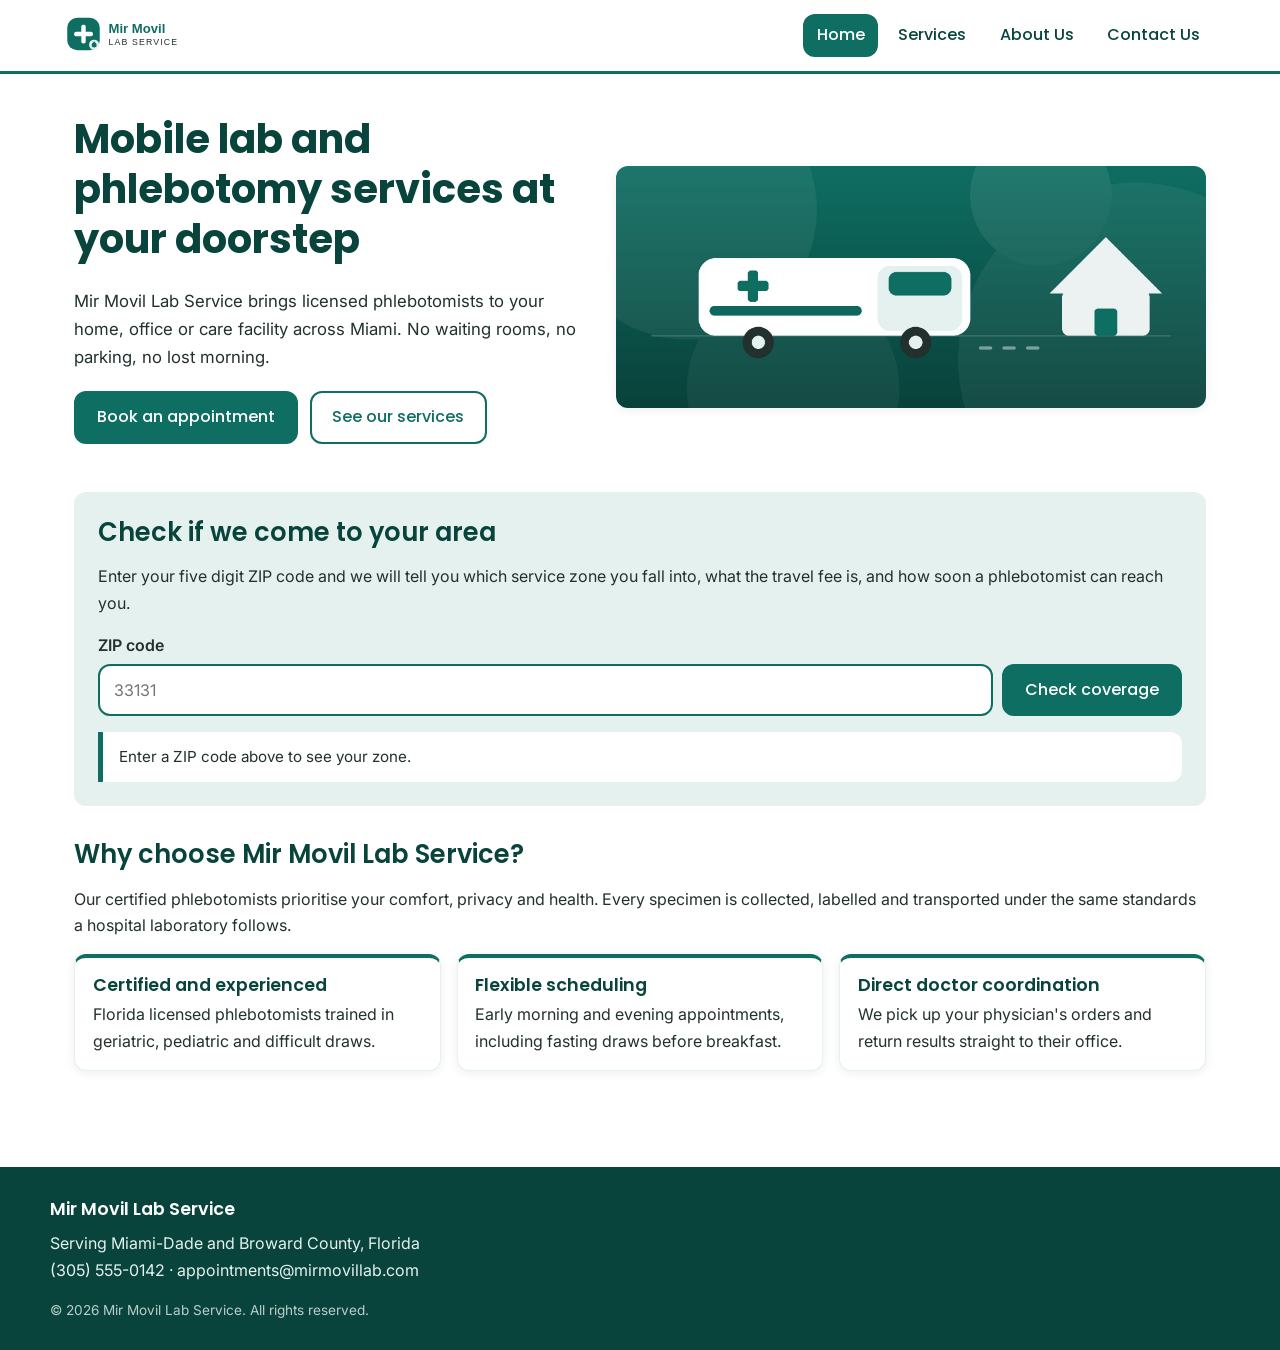
<file: index.html>
<!DOCTYPE html>
<html lang="en">
<head>
  <meta charset="UTF-8">
  <meta name="viewport" content="width=device-width, initial-scale=1.0">
  <meta name="description" content="Mir Movil Lab Service brings licensed mobile phlebotomy and laboratory specimen collection to homes and offices across Miami-Dade and Broward.">
  <title>Mir Movil Lab Service &ndash; Mobile Phlebotomy in Miami</title>
  <link rel="icon" href="images/logo.svg">
  <link rel="preconnect" href="https://fonts.googleapis.com">
  <link rel="preconnect" href="https://fonts.gstatic.com" crossorigin>
  <link rel="stylesheet" href="https://fonts.googleapis.com/css2?family=Inter:wght@400;500;600&family=Poppins:wght@500;600;700&display=swap">
  <link rel="stylesheet" href="css/style.css">
</head>
<body>
  <a class="skip-link" href="#main">Skip to main content</a>

  <header class="site-header">
    <div class="header-inner">
      <a class="logo-link" href="index.html">
        <img src="images/logo.svg" alt="Mir Movil Lab Service official logo: a white medical cross and blood drop inside a teal badge" width="200" height="40">
      </a>
      <nav aria-label="Main navigation">
        <ul class="nav-list">
          <li><a href="index.html" class="is-current" aria-current="page">Home</a></li>
          <li><a href="services.html">Services</a></li>
          <li><a href="about.html">About Us</a></li>
          <li><a href="contact.html">Contact Us</a></li>
        </ul>
      </nav>
    </div>
  </header>

  <main id="main">

    <section class="hero">
      <div class="hero-text">
        <h1>Mobile lab and phlebotomy services at your doorstep</h1>
        <p class="lead">Mir Movil Lab Service brings licensed phlebotomists to your home, office or care facility across Miami. No waiting rooms, no parking, no lost morning.</p>
        <p class="hero-actions">
          <a class="btn btn-primary" href="contact.html">Book an appointment</a>
          <a class="btn btn-ghost" href="services.html">See our services</a>
        </p>
      </div>
      <picture class="hero-media">
        <source media="(min-width: 1024px)" srcset="images/hero-desktop.jpg">
        <source media="(min-width: 600px)" srcset="images/hero-tablet.jpg">
        <img src="images/hero-mobile.jpg" alt="Illustration of a Mir Movil Lab Service mobile collection van travelling to a patient's house" width="800" height="600">
      </picture>
    </section>

    <section class="panel" aria-labelledby="coverage-heading">
      <h2 id="coverage-heading">Check if we come to your area</h2>
      <p>Enter your five digit ZIP code and we will tell you which service zone you fall into, what the travel fee is, and how soon a phlebotomist can reach you.</p>

      <form class="coverage-form" id="coverage-form" novalidate>
        <label for="zip-input">ZIP code</label>
        <div class="coverage-row">
          <input type="text" id="zip-input" name="zip" inputmode="numeric" maxlength="5"
                 placeholder="33131" autocomplete="postal-code" aria-describedby="coverage-result">
          <button type="submit" class="btn btn-primary">Check coverage</button>
        </div>
      </form>

      <p class="result" id="coverage-result" role="status" aria-live="polite">
        Enter a ZIP code above to see your zone.
      </p>
    </section>

    <section class="panel-plain" aria-labelledby="why-heading">
      <h2 id="why-heading">Why choose Mir Movil Lab Service?</h2>
      <p>Our certified phlebotomists prioritise your comfort, privacy and health. Every specimen is collected, labelled and transported under the same standards a hospital laboratory follows.</p>
      <ul class="feature-list">
        <li>
          <h3>Certified and experienced</h3>
          <p>Florida licensed phlebotomists trained in geriatric, pediatric and difficult draws.</p>
        </li>
        <li>
          <h3>Flexible scheduling</h3>
          <p>Early morning and evening appointments, including fasting draws before breakfast.</p>
        </li>
        <li>
          <h3>Direct doctor coordination</h3>
          <p>We pick up your physician's orders and return results straight to their office.</p>
        </li>
      </ul>
    </section>

  </main>

  <footer class="site-footer">
    <div class="footer-inner">
      <p class="footer-brand">Mir Movil Lab Service</p>
      <p>Serving Miami-Dade and Broward County, Florida<br>
         (305) 555-0142 &middot; appointments@mirmovillab.com</p>
      <p class="footer-legal">&copy; 2026 Mir Movil Lab Service. All rights reserved.</p>
    </div>
  </footer>

  <script src="js/main.js"></script>
</body>
</html>
</file>
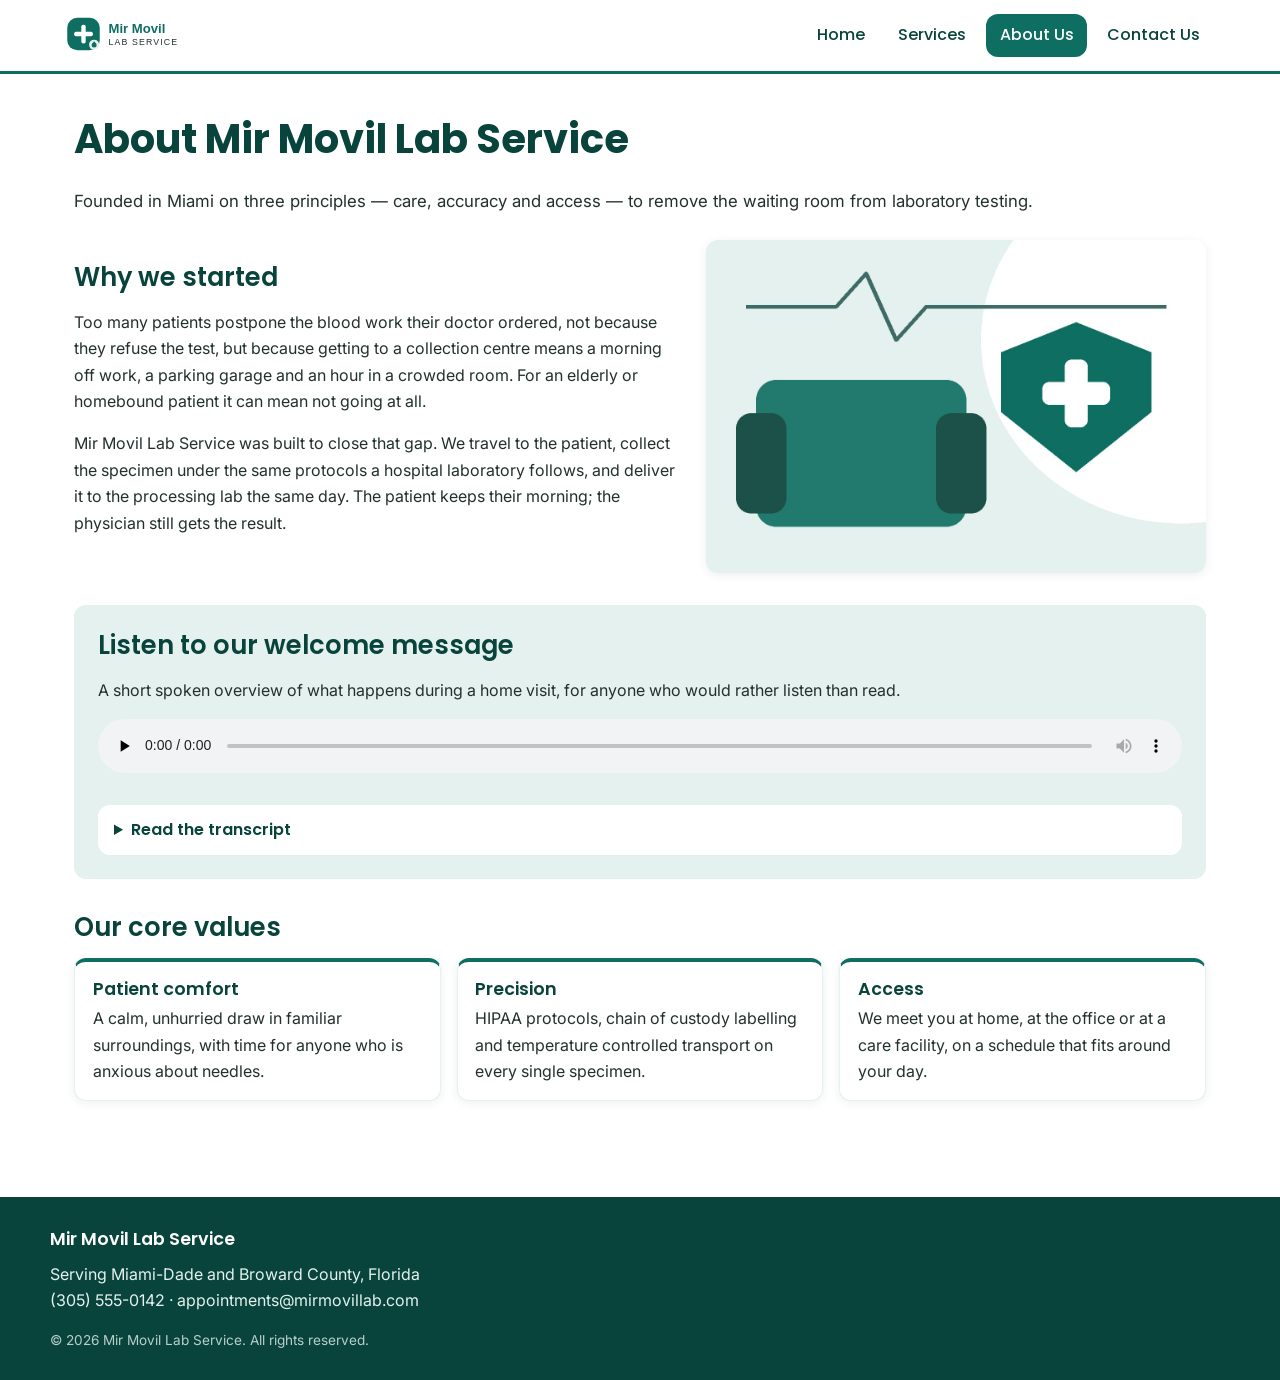
<file: about.html>
<!DOCTYPE html>
<html lang="en">
<head>
  <meta charset="UTF-8">
  <meta name="viewport" content="width=device-width, initial-scale=1.0">
  <meta name="description" content="Mir Movil Lab Service was founded in Miami to remove the waiting room from laboratory testing. Meet the team and hear our founder's welcome message.">
  <title>Mir Movil Lab Service &ndash; About Us</title>
  <link rel="icon" href="images/logo.svg">
  <link rel="preconnect" href="https://fonts.googleapis.com">
  <link rel="preconnect" href="https://fonts.gstatic.com" crossorigin>
  <link rel="stylesheet" href="https://fonts.googleapis.com/css2?family=Inter:wght@400;500;600&family=Poppins:wght@500;600;700&display=swap">
  <link rel="stylesheet" href="css/style.css">
</head>
<body>
  <a class="skip-link" href="#main">Skip to main content</a>

  <header class="site-header">
    <div class="header-inner">
      <a class="logo-link" href="index.html">
        <img src="images/logo.svg" alt="Mir Movil Lab Service official logo: a white medical cross and blood drop inside a teal badge" width="200" height="40">
      </a>
      <nav aria-label="Main navigation">
        <ul class="nav-list">
          <li><a href="index.html">Home</a></li>
          <li><a href="services.html">Services</a></li>
          <li><a href="about.html" class="is-current" aria-current="page">About Us</a></li>
          <li><a href="contact.html">Contact Us</a></li>
        </ul>
      </nav>
    </div>
  </header>

  <main id="main">

    <section class="page-intro">
      <h1>About Mir Movil Lab Service</h1>
      <p class="lead">Founded in Miami on three principles &mdash; care, accuracy and access &mdash; to remove the waiting room from laboratory testing.</p>
    </section>

    <section class="split" aria-labelledby="story-heading">
      <div class="split-text">
        <h2 id="story-heading">Why we started</h2>
        <p>Too many patients postpone the blood work their doctor ordered, not because they refuse the test, but because getting to a collection centre means a morning off work, a parking garage and an hour in a crowded room. For an elderly or homebound patient it can mean not going at all.</p>
        <p>Mir Movil Lab Service was built to close that gap. We travel to the patient, collect the specimen under the same protocols a hospital laboratory follows, and deliver it to the processing lab the same day. The patient keeps their morning; the physician still gets the result.</p>
      </div>
      <img class="split-media" src="images/home-care.jpg" alt="Illustration of a comfortable armchair beside a protective shield with a medical cross, representing safe specimen collection in the patient's own home" width="1200" height="800">
    </section>

    <section class="panel" aria-labelledby="audio-heading">
      <h2 id="audio-heading">Listen to our welcome message</h2>
      <p>A short spoken overview of what happens during a home visit, for anyone who would rather listen than read.</p>

      <audio controls preload="none">
        <source src="media/welcome-message.wav" type="audio/wav">
        Your browser does not support the audio element.
        <a href="media/welcome-message.wav">Download the welcome message</a> to listen to it, or read the full transcript below.
      </audio>

      <details class="transcript">
        <summary>Read the transcript</summary>
        <p>Welcome to Mir Movil Lab Service. We bring licensed phlebotomists to your home, office, or care facility anywhere in Miami-Dade and Broward County.</p>
        <p>When you book a visit, your phlebotomist confirms your identity and your doctor's order, collects the sample, labels it in front of you, and delivers it to the processing laboratory the same day. A routine visit takes about twenty minutes.</p>
        <p>If you are nervous about needles, tell us when we arrive. We will take the time you need.</p>
      </details>
    </section>

    <section class="panel-plain" aria-labelledby="values-heading">
      <h2 id="values-heading">Our core values</h2>
      <ul class="feature-list">
        <li>
          <h3>Patient comfort</h3>
          <p>A calm, unhurried draw in familiar surroundings, with time for anyone who is anxious about needles.</p>
        </li>
        <li>
          <h3>Precision</h3>
          <p>HIPAA protocols, chain of custody labelling and temperature controlled transport on every single specimen.</p>
        </li>
        <li>
          <h3>Access</h3>
          <p>We meet you at home, at the office or at a care facility, on a schedule that fits around your day.</p>
        </li>
      </ul>
    </section>

  </main>

  <footer class="site-footer">
    <div class="footer-inner">
      <p class="footer-brand">Mir Movil Lab Service</p>
      <p>Serving Miami-Dade and Broward County, Florida<br>
         (305) 555-0142 &middot; appointments@mirmovillab.com</p>
      <p class="footer-legal">&copy; 2026 Mir Movil Lab Service. All rights reserved.</p>
    </div>
  </footer>

  <script src="js/main.js"></script>
</body>
</html>
</file>
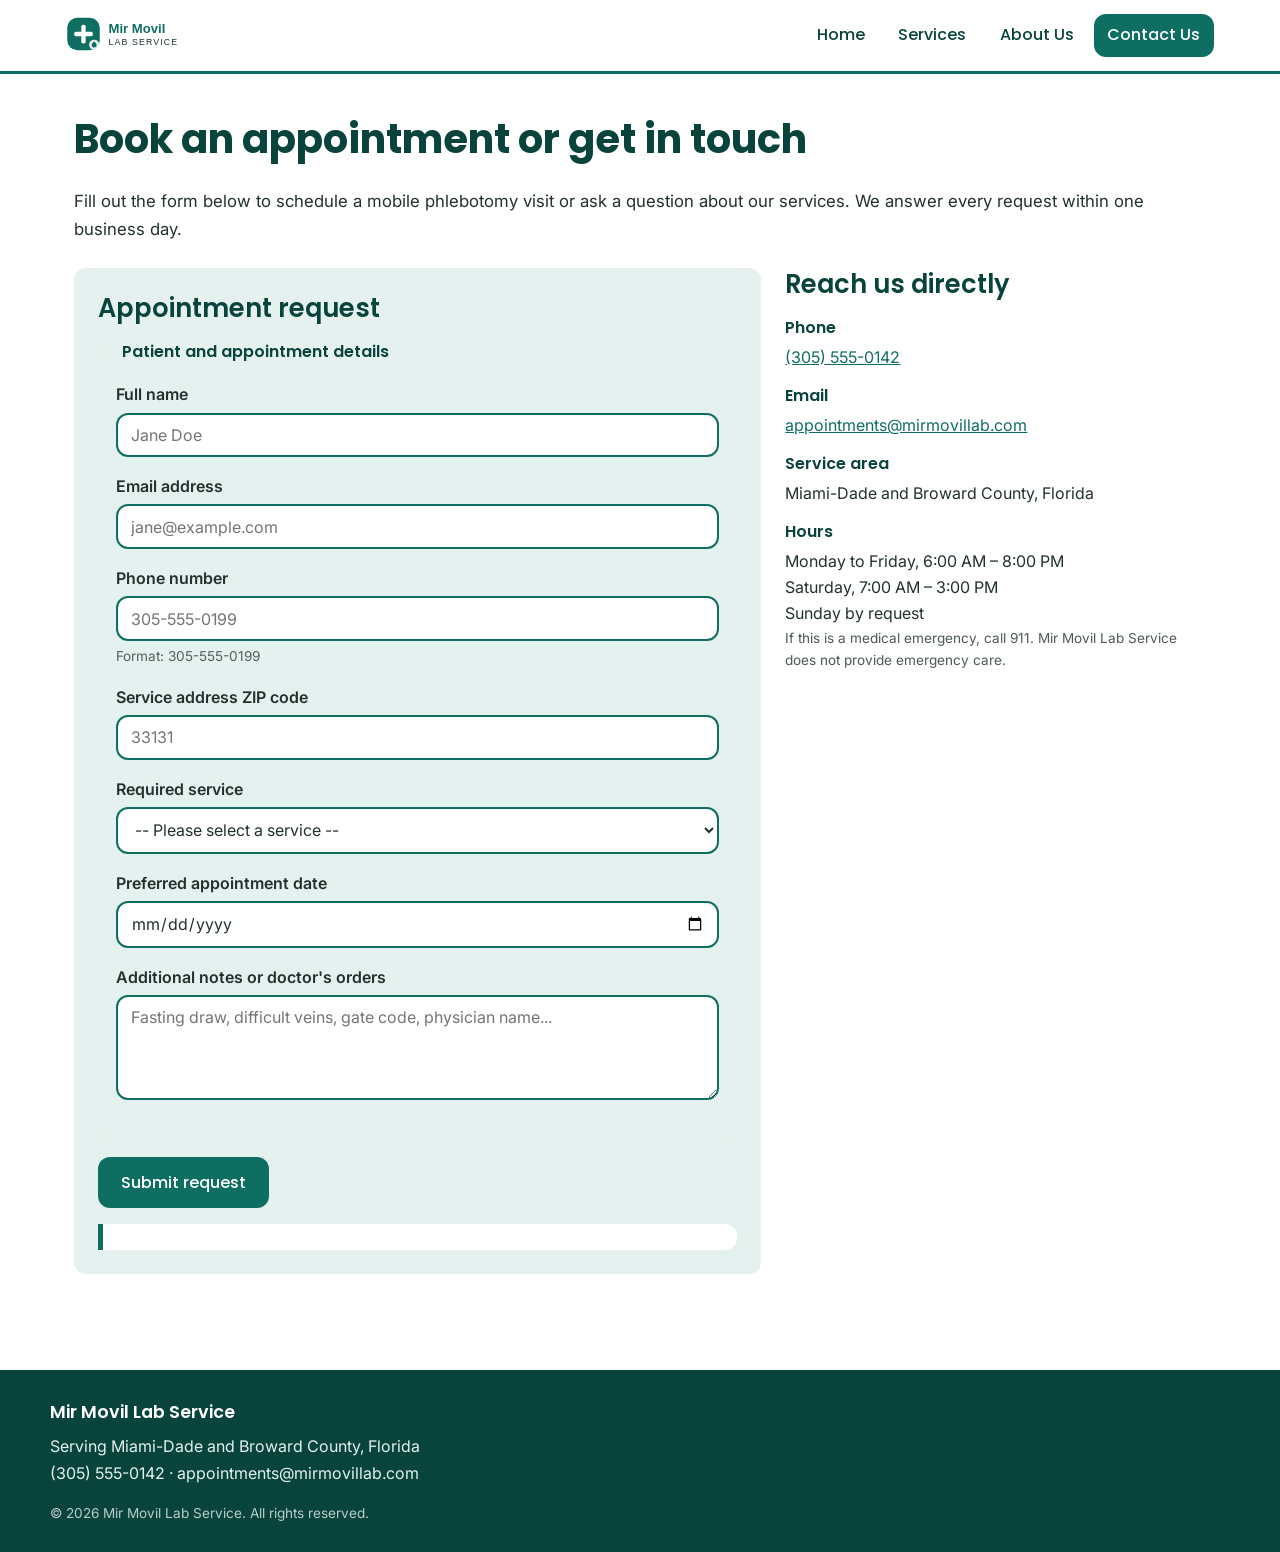
<file: contact.html>
<!DOCTYPE html>
<html lang="en">
<head>
  <meta charset="UTF-8">
  <meta name="viewport" content="width=device-width, initial-scale=1.0">
  <meta name="description" content="Request a mobile phlebotomy appointment with Mir Movil Lab Service anywhere in Miami-Dade or Broward County.">
  <title>Mir Movil Lab Service &ndash; Contact &amp; Appointment Request</title>
  <link rel="icon" href="images/logo.svg">
  <link rel="preconnect" href="https://fonts.googleapis.com">
  <link rel="preconnect" href="https://fonts.gstatic.com" crossorigin>
  <link rel="stylesheet" href="https://fonts.googleapis.com/css2?family=Inter:wght@400;500;600&family=Poppins:wght@500;600;700&display=swap">
  <link rel="stylesheet" href="css/style.css">
</head>
<body>
  <a class="skip-link" href="#main">Skip to main content</a>

  <header class="site-header">
    <div class="header-inner">
      <a class="logo-link" href="index.html">
        <img src="images/logo.svg" alt="Mir Movil Lab Service official logo: a white medical cross and blood drop inside a teal badge" width="200" height="40">
      </a>
      <nav aria-label="Main navigation">
        <ul class="nav-list">
          <li><a href="index.html">Home</a></li>
          <li><a href="services.html">Services</a></li>
          <li><a href="about.html">About Us</a></li>
          <li><a href="contact.html" class="is-current" aria-current="page">Contact Us</a></li>
        </ul>
      </nav>
    </div>
  </header>

  <main id="main">

    <section class="page-intro">
      <h1>Book an appointment or get in touch</h1>
      <p class="lead">Fill out the form below to schedule a mobile phlebotomy visit or ask a question about our services. We answer every request within one business day.</p>
    </section>

    <div class="contact-layout">

      <section class="panel form-panel" aria-labelledby="form-heading">
        <h2 id="form-heading">Appointment request</h2>

        <p class="result" id="restore-notice" role="status" aria-live="polite" hidden></p>

        <form id="appointment-form" action="#" method="post" novalidate>
          <fieldset>
            <legend>Patient and appointment details</legend>

            <div class="field">
              <label for="full-name">Full name</label>
              <input type="text" id="full-name" name="full_name" autocomplete="name"
                     placeholder="Jane Doe" required aria-describedby="err-full-name">
              <span class="error-msg" id="err-full-name" role="alert"></span>
            </div>

            <div class="field">
              <label for="email">Email address</label>
              <input type="email" id="email" name="email" autocomplete="email"
                     placeholder="jane@example.com" required aria-describedby="err-email">
              <span class="error-msg" id="err-email" role="alert"></span>
            </div>

            <div class="field">
              <label for="phone">Phone number</label>
              <input type="tel" id="phone" name="phone" autocomplete="tel"
                     pattern="[0-9]{3}-[0-9]{3}-[0-9]{4}" placeholder="305-555-0199"
                     required aria-describedby="err-phone hint-phone">
              <span class="hint" id="hint-phone">Format: 305-555-0199</span>
              <span class="error-msg" id="err-phone" role="alert"></span>
            </div>

            <div class="field">
              <label for="zip">Service address ZIP code</label>
              <input type="text" id="zip" name="zip" inputmode="numeric" maxlength="5"
                     autocomplete="postal-code" placeholder="33131" required aria-describedby="err-zip">
              <span class="error-msg" id="err-zip" role="alert"></span>
            </div>

            <div class="field">
              <label for="service-type">Required service</label>
              <select id="service-type" name="service_type" required aria-describedby="err-service-type">
                <option value="">-- Please select a service --</option>
                <option value="routine-blood">Routine blood draw</option>
                <option value="specialty">Specialty lab panel</option>
                <option value="stat">STAT / urgent collection</option>
                <option value="geriatric">Homebound and geriatric visit</option>
                <option value="pediatric">Pediatric collection</option>
                <option value="wellness">Corporate wellness event</option>
              </select>
              <span class="error-msg" id="err-service-type" role="alert"></span>
            </div>

            <div class="field">
              <label for="preferred-date">Preferred appointment date</label>
              <input type="date" id="preferred-date" name="preferred_date" required aria-describedby="err-preferred-date">
              <span class="error-msg" id="err-preferred-date" role="alert"></span>
            </div>

            <div class="field">
              <label for="notes">Additional notes or doctor's orders</label>
              <textarea id="notes" name="notes" rows="4"
                        placeholder="Fasting draw, difficult veins, gate code, physician name..."></textarea>
            </div>
          </fieldset>

          <p class="form-actions">
            <button type="submit" class="btn btn-primary">Submit request</button>
          </p>

          <p class="result" id="form-status" role="status" aria-live="polite"></p>
        </form>
      </section>

      <aside class="panel-plain contact-aside" aria-labelledby="reach-heading">
        <h2 id="reach-heading">Reach us directly</h2>
        <dl class="contact-details">
          <dt>Phone</dt>
          <dd><a href="tel:+13055550142">(305) 555-0142</a></dd>
          <dt>Email</dt>
          <dd><a href="mailto:appointments@mirmovillab.com">appointments@mirmovillab.com</a></dd>
          <dt>Service area</dt>
          <dd>Miami-Dade and Broward County, Florida</dd>
          <dt>Hours</dt>
          <dd>Monday to Friday, 6:00 AM &ndash; 8:00 PM<br>
              Saturday, 7:00 AM &ndash; 3:00 PM<br>
              Sunday by request</dd>
        </dl>
        <p class="small-print">If this is a medical emergency, call 911. Mir Movil Lab Service does not provide emergency care.</p>
      </aside>

    </div>

  </main>

  <footer class="site-footer">
    <div class="footer-inner">
      <p class="footer-brand">Mir Movil Lab Service</p>
      <p>Serving Miami-Dade and Broward County, Florida<br>
         (305) 555-0142 &middot; appointments@mirmovillab.com</p>
      <p class="footer-legal">&copy; 2026 Mir Movil Lab Service. All rights reserved.</p>
    </div>
  </footer>

  <script src="js/main.js"></script>
</body>
</html>
</file>
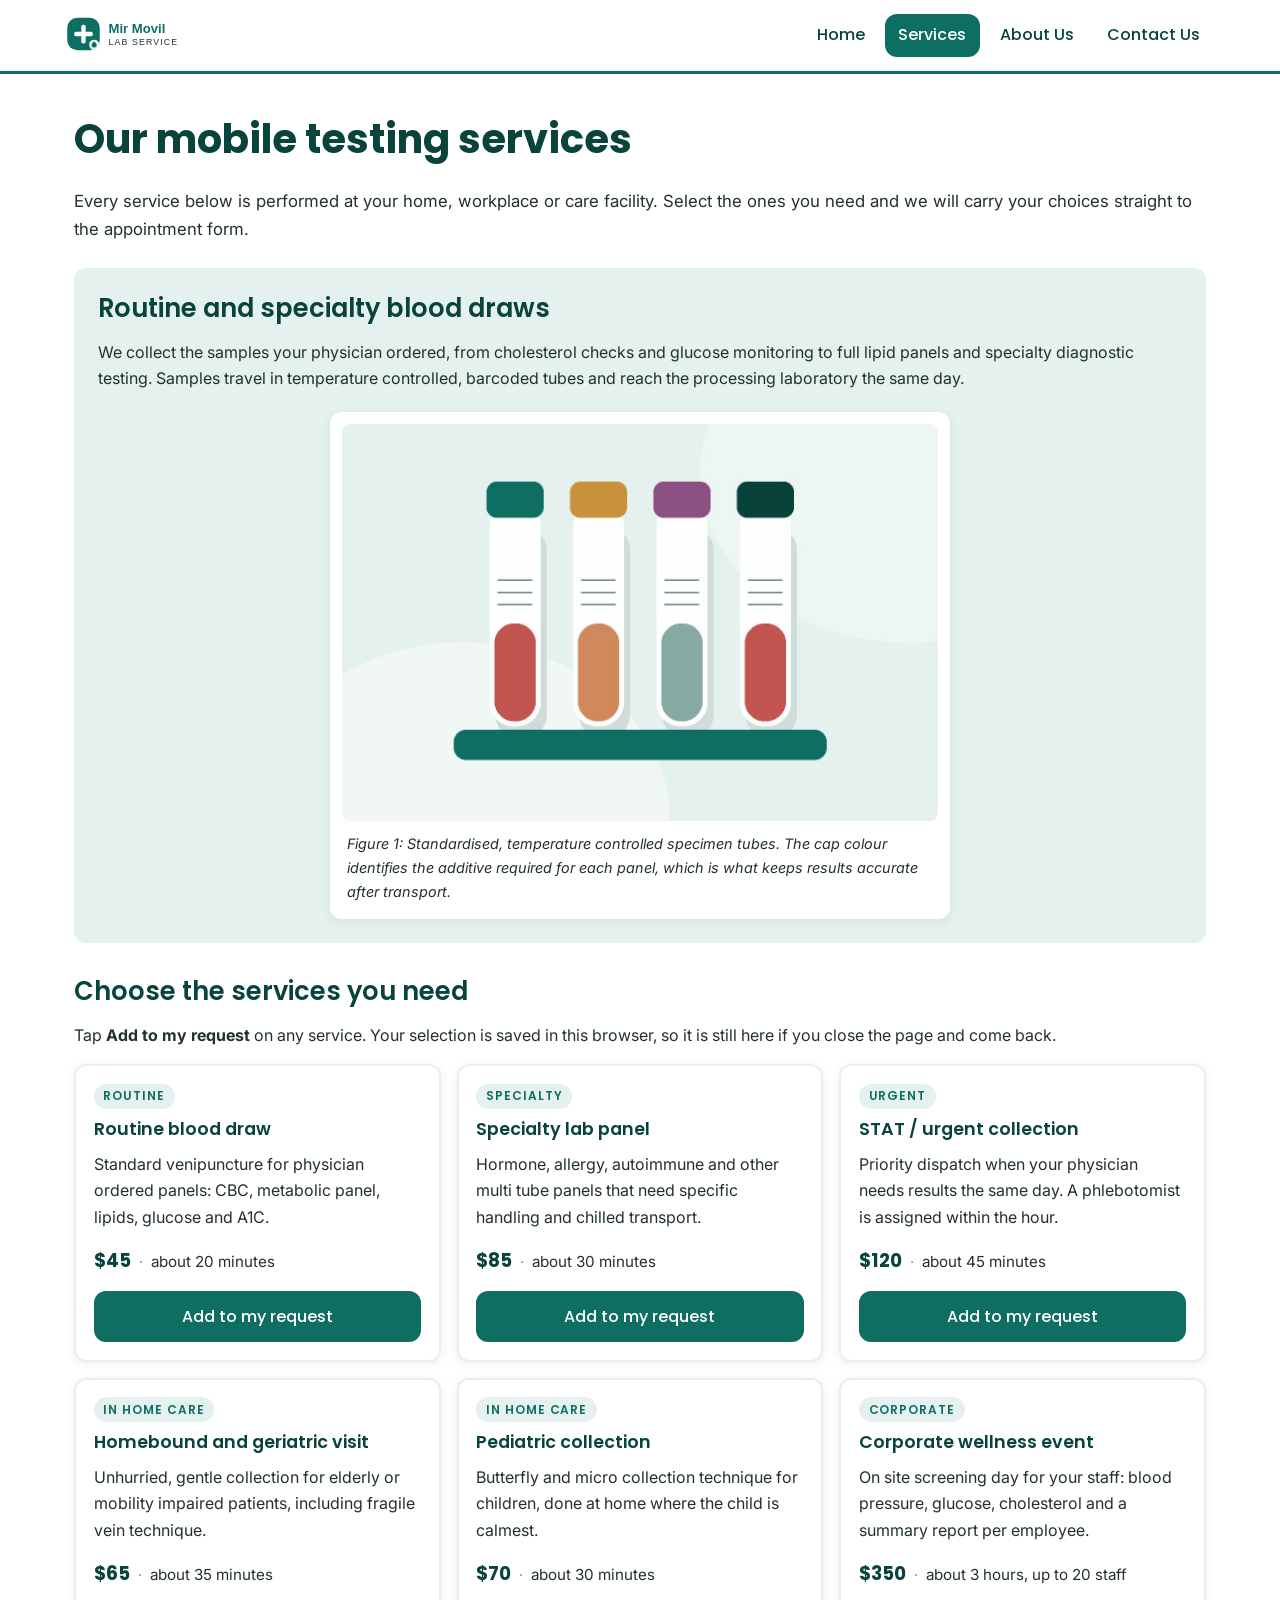
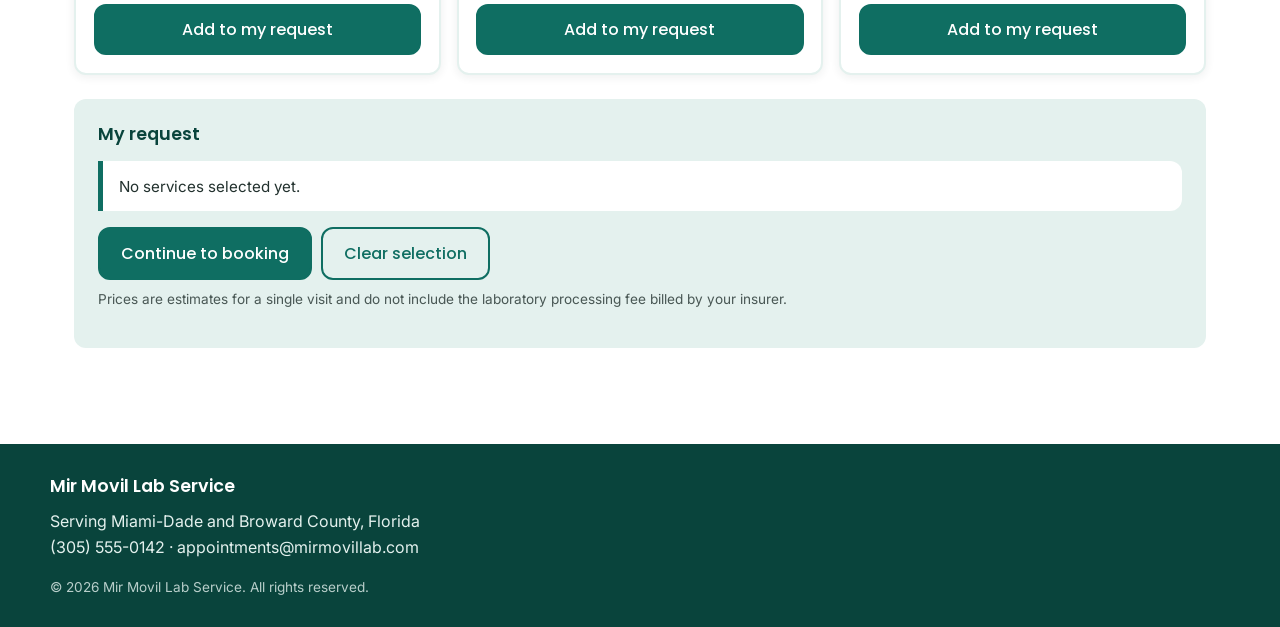
<file: services.html>
<!DOCTYPE html>
<html lang="en">
<head>
  <meta charset="UTF-8">
  <meta name="viewport" content="width=device-width, initial-scale=1.0">
  <meta name="description" content="Routine blood draws, specialty panels, STAT collections, homebound visits, pediatric draws and corporate wellness events, delivered at your address in Miami.">
  <title>Mir Movil Lab Service &ndash; Services</title>
  <link rel="icon" href="images/logo.svg">
  <link rel="preconnect" href="https://fonts.googleapis.com">
  <link rel="preconnect" href="https://fonts.gstatic.com" crossorigin>
  <link rel="stylesheet" href="https://fonts.googleapis.com/css2?family=Inter:wght@400;500;600&family=Poppins:wght@500;600;700&display=swap">
  <link rel="stylesheet" href="css/style.css">
</head>
<body>
  <a class="skip-link" href="#main">Skip to main content</a>

  <header class="site-header">
    <div class="header-inner">
      <a class="logo-link" href="index.html">
        <img src="images/logo.svg" alt="Mir Movil Lab Service official logo: a white medical cross and blood drop inside a teal badge" width="200" height="40">
      </a>
      <nav aria-label="Main navigation">
        <ul class="nav-list">
          <li><a href="index.html">Home</a></li>
          <li><a href="services.html" class="is-current" aria-current="page">Services</a></li>
          <li><a href="about.html">About Us</a></li>
          <li><a href="contact.html">Contact Us</a></li>
        </ul>
      </nav>
    </div>
  </header>

  <main id="main">

    <section class="page-intro">
      <h1>Our mobile testing services</h1>
      <p class="lead">Every service below is performed at your home, workplace or care facility. Select the ones you need and we will carry your choices straight to the appointment form.</p>
    </section>

    <section class="panel" aria-labelledby="specimen-heading">
      <h2 id="specimen-heading">Routine and specialty blood draws</h2>
      <p>We collect the samples your physician ordered, from cholesterol checks and glucose monitoring to full lipid panels and specialty diagnostic testing. Samples travel in temperature controlled, barcoded tubes and reach the processing laboratory the same day.</p>
      <figure class="figure">
        <img src="images/specimen-collection.jpg" alt="Four labelled blood specimen tubes with colour coded caps standing in a teal collection rack" width="1200" height="800">
        <figcaption>Figure 1: Standardised, temperature controlled specimen tubes. The cap colour identifies the additive required for each panel, which is what keeps results accurate after transport.</figcaption>
      </figure>
    </section>

    <section class="panel-plain" aria-labelledby="catalog-heading">
      <h2 id="catalog-heading">Choose the services you need</h2>
      <p>Tap <strong>Add to my request</strong> on any service. Your selection is saved in this browser, so it is still here if you close the page and come back.</p>

      <div class="service-grid" id="service-grid">
        <!-- Static content: works with or without JavaScript. -->
        <article class="service-card" data-service-id="routine-blood">
          <p class="service-tag">Routine</p>
          <h3>Routine blood draw</h3>
          <p class="service-desc">Standard venipuncture for physician ordered panels: CBC, metabolic panel, lipids, glucose and A1C.</p>
          <p class="service-meta"><span class="price">$45</span> <span class="dot">&middot;</span> about 20 minutes</p>
        </article>

        <article class="service-card" data-service-id="specialty">
          <p class="service-tag">Specialty</p>
          <h3>Specialty lab panel</h3>
          <p class="service-desc">Hormone, allergy, autoimmune and other multi tube panels that need specific handling and chilled transport.</p>
          <p class="service-meta"><span class="price">$85</span> <span class="dot">&middot;</span> about 30 minutes</p>
        </article>

        <article class="service-card" data-service-id="stat">
          <p class="service-tag">Urgent</p>
          <h3>STAT / urgent collection</h3>
          <p class="service-desc">Priority dispatch when your physician needs results the same day. A phlebotomist is assigned within the hour.</p>
          <p class="service-meta"><span class="price">$120</span> <span class="dot">&middot;</span> about 45 minutes</p>
        </article>

        <article class="service-card" data-service-id="geriatric">
          <p class="service-tag">In home care</p>
          <h3>Homebound and geriatric visit</h3>
          <p class="service-desc">Unhurried, gentle collection for elderly or mobility impaired patients, including fragile vein technique.</p>
          <p class="service-meta"><span class="price">$65</span> <span class="dot">&middot;</span> about 35 minutes</p>
        </article>

        <article class="service-card" data-service-id="pediatric">
          <p class="service-tag">In home care</p>
          <h3>Pediatric collection</h3>
          <p class="service-desc">Butterfly and micro collection technique for children, done at home where the child is calmest.</p>
          <p class="service-meta"><span class="price">$70</span> <span class="dot">&middot;</span> about 30 minutes</p>
        </article>

        <article class="service-card" data-service-id="wellness">
          <p class="service-tag">Corporate</p>
          <h3>Corporate wellness event</h3>
          <p class="service-desc">On site screening day for your staff: blood pressure, glucose, cholesterol and a summary report per employee.</p>
          <p class="service-meta"><span class="price">$350</span> <span class="dot">&middot;</span> about 3 hours, up to 20 staff</p>
        </article>
      </div>

      <aside class="quote-box" id="quote-box" aria-labelledby="quote-heading">
        <h3 id="quote-heading">My request</h3>
        <p class="result" id="quote-summary" role="status" aria-live="polite">
          No services selected yet.
        </p>
        <ul class="quote-list" id="quote-list"></ul>
        <p class="quote-total" id="quote-total" hidden></p>
        <p class="quote-actions">
          <a class="btn btn-primary" href="contact.html">Continue to booking</a>
          <button type="button" class="btn btn-ghost" id="quote-clear">Clear selection</button>
        </p>
        <p class="small-print">Prices are estimates for a single visit and do not include the laboratory processing fee billed by your insurer.</p>
      </aside>
    </section>

  </main>

  <footer class="site-footer">
    <div class="footer-inner">
      <p class="footer-brand">Mir Movil Lab Service</p>
      <p>Serving Miami-Dade and Broward County, Florida<br>
         (305) 555-0142 &middot; appointments@mirmovillab.com</p>
      <p class="footer-legal">&copy; 2026 Mir Movil Lab Service. All rights reserved.</p>
    </div>
  </footer>

  <script src="js/main.js"></script>
</body>
</html>
</file>
<file: css/style.css>
/* ==========================================================================
   Mir Movil Lab Service - style.css
   Written mobile first. The base rules below are the phone layout; the two
   media queries at the bottom (720px and 1080px) add the wider layouts.

   PALETTE (4 colours)
     --brand        #0F6E62  deep teal   - header accent, footer, buttons
     --brand-tint   #E4F1EE  pale teal   - secondary panels and cards
     --ink          #22312E  charcoal    - body text
     --white        #FFFFFF              - page background

   Red (--error) is deliberately outside the palette and is used for one
   thing only: form validation errors.

   TYPOGRAPHY (2 families)
     Poppins - headings, navigation, buttons
     Inter   - body copy, labels, form controls
   ========================================================================== */

:root {
  --brand: #0F6E62;
  --brand-dark: #09443C;
  --brand-tint: #E4F1EE;
  --ink: #22312E;
  --white: #FFFFFF;
  --error: #C0392B;

  --font-head: "Poppins", "Segoe UI", Arial, sans-serif;
  --font-body: "Inter", "Segoe UI", Arial, sans-serif;

  --radius: 12px;
  --shadow: 0 2px 10px rgba(34, 49, 46, 0.08);
  --wrap: 1180px;
}

/* --------------------------------------------------------------- reset -- */
* { box-sizing: border-box; }

body {
  margin: 0;
  font-family: var(--font-body);
  font-size: 1rem;
  line-height: 1.65;
  color: var(--ink);
  background-color: var(--white);
}

h1, h2, h3 {
  font-family: var(--font-head);
  line-height: 1.25;
  color: var(--brand-dark);
  margin: 0 0 0.6em;
}

h1 { font-size: 1.75rem; font-weight: 700; }
h2 { font-size: 1.4rem;  font-weight: 600; }
h3 { font-size: 1.1rem;  font-weight: 600; }

p { margin: 0 0 1em; }

img { max-width: 100%; height: auto; display: block; }

a { color: var(--brand); }

a:focus-visible,
button:focus-visible,
input:focus-visible,
select:focus-visible,
textarea:focus-visible,
summary:focus-visible {
  outline: 3px solid var(--brand);
  outline-offset: 2px;
}

.lead { font-size: 1.05rem; }
.small-print { font-size: 0.85rem; opacity: 0.8; }

/* Visible only when tabbed to - lets keyboard users jump past the nav. */
.skip-link {
  position: absolute;
  left: -9999px;
  background: var(--brand-dark);
  color: var(--white);
  padding: 0.6rem 1rem;
  z-index: 10;
}

.skip-link:focus { left: 0.5rem; top: 0.5rem; }

/* -------------------------------------------------------------- header -- */
.site-header {
  background-color: var(--white);
  border-bottom: 3px solid var(--brand);
}

.header-inner {
  max-width: var(--wrap);
  margin: 0 auto;
  padding: 0.9rem 1rem;
  display: flex;
  flex-direction: column;   /* phone: logo above nav */
  gap: 0.75rem;
}

.logo-link { align-self: flex-start; }
.logo-link img { width: 200px; height: auto; }

/* Phone navigation: each link is a full width block so the tap target is
   large and two links can never sit close enough to be mis-tapped. */
.nav-list {
  list-style: none;
  margin: 0;
  padding: 0;
  display: flex;
  flex-direction: column;
  gap: 0.35rem;
}

.nav-list a {
  display: block;
  font-family: var(--font-head);
  font-weight: 500;
  text-decoration: none;
  color: var(--brand-dark);
  background-color: var(--brand-tint);
  padding: 0.65rem 0.9rem;
  border-radius: var(--radius);
}

.nav-list a:hover {
  background-color: var(--brand);
  color: var(--white);
}

.nav-list a.is-current {
  background-color: var(--brand);
  color: var(--white);
}

/* ---------------------------------------------------------------- main -- */
main {
  max-width: var(--wrap);
  margin: 0 auto;
  padding: 1.5rem 1rem 3rem;
}

section { margin-bottom: 2rem; }

.page-intro { margin-bottom: 1.5rem; }

/* ---------------------------------------------------------------- hero -- */
.hero {
  display: flex;
  flex-direction: column;
  gap: 1.5rem;
}

.hero-media img {
  width: 100%;
  border-radius: var(--radius);
  box-shadow: var(--shadow);
}

.hero-actions {
  display: flex;
  flex-wrap: wrap;
  gap: 0.75rem;
  margin-top: 1.25rem;
}

/* ------------------------------------------------------------- buttons -- */
.btn {
  display: inline-block;
  font-family: var(--font-head);
  font-size: 1rem;
  font-weight: 500;
  text-decoration: none;
  text-align: center;
  padding: 0.7rem 1.3rem;
  border-radius: var(--radius);
  border: 2px solid var(--brand);
  cursor: pointer;
}

.btn-primary {
  background-color: var(--brand);
  color: var(--white);
}

.btn-primary:hover {
  background-color: var(--brand-dark);
  border-color: var(--brand-dark);
}

.btn-ghost {
  background-color: transparent;
  color: var(--brand);
}

.btn-ghost:hover { background-color: var(--brand-tint); }

/* -------------------------------------------------------------- panels -- */
.panel {
  background-color: var(--brand-tint);
  border-radius: var(--radius);
  padding: 1.25rem;
}

.panel-plain { padding: 0; }

/* ------------------------------------------------------ coverage check -- */
.coverage-form label {
  display: block;
  font-weight: 600;
  margin-bottom: 0.35rem;
}

.coverage-row {
  display: flex;
  flex-direction: column;
  gap: 0.6rem;
}

.coverage-row input {
  font-family: var(--font-body);
  font-size: 1rem;
  padding: 0.7rem 0.9rem;
  border: 2px solid var(--brand);
  border-radius: var(--radius);
  background-color: var(--white);
  color: var(--ink);
}

/* Live region used by the coverage checker, the quote box and the form. */
.result {
  margin: 1rem 0 0;
  padding: 0.8rem 1rem;
  background-color: var(--white);
  border-left: 5px solid var(--brand);
  border-radius: 0 var(--radius) var(--radius) 0;
  font-size: 0.95rem;
}

.result.is-negative { border-left-color: var(--error); }
.result strong { color: var(--brand-dark); }

/* ------------------------------------------------------- feature lists -- */
.feature-list {
  list-style: none;
  margin: 0;
  padding: 0;
  display: flex;
  flex-direction: column;
  gap: 1rem;
}

.feature-list li {
  background-color: var(--white);
  border: 1px solid var(--brand-tint);
  border-top: 4px solid var(--brand);
  border-radius: var(--radius);
  padding: 1rem 1.1rem;
  box-shadow: var(--shadow);
}

.feature-list h3 { margin-bottom: 0.3rem; }
.feature-list p  { margin: 0; }

/* -------------------------------------------------------------- figure -- */
.figure {
  margin: 1.25rem 0 0;
  background-color: var(--white);
  border-radius: var(--radius);
  padding: 0.75rem;
  box-shadow: var(--shadow);
}

.figure img { border-radius: 8px; }

/* Keeps the notice above the fieldset from crowding the legend. */
#restore-notice { margin-bottom: 1.25rem; }

.figure figcaption {
  font-style: italic;      /* the only italic text on the site */
  font-size: 0.9rem;
  padding: 0.7rem 0.3rem 0.2rem;
}

/* ------------------------------------------------------- service cards -- */
.service-grid {
  display: flex;
  flex-wrap: wrap;
  gap: 1rem;
  margin-bottom: 1.5rem;
}

/* flex: 0 1 (not 1 1) so a lone card on the last row keeps the same width
   as the cards above it instead of stretching across the whole row. */
.service-card {
  flex: 0 1 100%;
  display: flex;
  flex-direction: column;
  background-color: var(--white);
  border: 2px solid var(--brand-tint);
  border-radius: var(--radius);
  padding: 1.1rem;
  box-shadow: var(--shadow);
}

.service-card.is-selected {
  border-color: var(--brand);
  background-color: var(--brand-tint);
}

.service-tag {
  font-family: var(--font-head);
  font-size: 0.75rem;
  font-weight: 600;
  letter-spacing: 0.08em;
  text-transform: uppercase;
  color: var(--brand);
  background-color: var(--brand-tint);
  align-self: flex-start;
  padding: 0.15rem 0.6rem;
  border-radius: 99px;
  margin: 0 0 0.6rem;
}

.service-card.is-selected .service-tag { background-color: var(--white); }

.service-desc { flex-grow: 1; }

.service-meta {
  font-size: 0.95rem;
  margin-bottom: 0.9rem;
}

.service-meta .price {
  font-family: var(--font-head);
  font-weight: 700;
  font-size: 1.15rem;
  color: var(--brand-dark);
}

.service-meta .dot { opacity: 0.5; margin: 0 0.25rem; }

.service-toggle { width: 100%; }

/* ----------------------------------------------------------- quote box -- */
.quote-box {
  background-color: var(--brand-tint);
  border-radius: var(--radius);
  padding: 1.25rem;
}

.quote-list {
  list-style: none;
  margin: 1rem 0 0;
  padding: 0;
}

.quote-list li {
  display: flex;
  justify-content: space-between;
  gap: 1rem;
  padding: 0.5rem 0;
  border-bottom: 1px solid rgba(15, 110, 98, 0.25);
}

.quote-list .qty {
  font-weight: 600;
  white-space: nowrap;
}

.quote-total {
  font-family: var(--font-head);
  font-weight: 700;
  font-size: 1.15rem;
  color: var(--brand-dark);
  margin: 0.9rem 0 0;
}

.quote-actions {
  display: flex;
  flex-wrap: wrap;
  gap: 0.6rem;
  margin: 1rem 0 0.5rem;
}

/* --------------------------------------------------------------- split -- */
.split {
  display: flex;
  flex-direction: column;
  gap: 1.25rem;
}

.split-media {
  width: 100%;
  height: auto;
  border-radius: var(--radius);
  box-shadow: var(--shadow);
}

/* ---------------------------------------------------------- transcript -- */
.transcript {
  margin-top: 1rem;
  background-color: var(--white);
  border-radius: var(--radius);
  padding: 0.75rem 1rem;
}

.transcript summary {
  font-family: var(--font-head);
  font-weight: 600;
  color: var(--brand-dark);
  cursor: pointer;
}

.transcript p {
  margin-top: 0.8rem;
  font-size: 0.95rem;
}

audio {
  width: 100%;
  margin-bottom: 0.5rem;
}

/* ---------------------------------------------------------------- form -- */
.contact-layout {
  display: flex;
  flex-direction: column;
  gap: 1.5rem;
}

fieldset {
  border: 2px solid var(--brand-tint);
  border-radius: var(--radius);
  padding: 1rem;
  margin: 0 0 1rem;
}

legend {
  font-family: var(--font-head);
  font-weight: 600;
  color: var(--brand-dark);
  padding: 0 0.4rem;
}

.field { margin-bottom: 1rem; }

.field label {
  display: block;
  font-weight: 600;
  margin-bottom: 0.3rem;
}

.field input,
.field select,
.field textarea {
  width: 100%;
  font-family: var(--font-body);
  font-size: 1rem;
  color: var(--ink);
  background-color: var(--white);
  padding: 0.65rem 0.8rem;
  border: 2px solid var(--brand);
  border-radius: var(--radius);
}

.field textarea { resize: vertical; }

.hint {
  display: block;
  font-size: 0.85rem;
  opacity: 0.75;
  margin-top: 0.25rem;
}

/* Error styling - the only place red appears on the site. */
.field.has-error input,
.field.has-error select { border-color: var(--error); }

.error-msg {
  display: none;
  color: var(--error);
  font-size: 0.88rem;
  font-weight: 500;
  margin-top: 0.3rem;
}

.field.has-error .error-msg { display: block; }

.contact-details { margin: 0; }

.contact-details dt {
  font-family: var(--font-head);
  font-weight: 600;
  color: var(--brand-dark);
  margin-top: 0.8rem;
}

.contact-details dd { margin: 0.15rem 0 0; }

/* -------------------------------------------------------------- footer -- */
.site-footer {
  background-color: var(--brand-dark);
  color: var(--brand-tint);
  padding: 1.75rem 1rem;
}

.footer-inner {
  max-width: var(--wrap);
  margin: 0 auto;
}

.footer-brand {
  font-family: var(--font-head);
  font-weight: 600;
  font-size: 1.1rem;
  color: var(--white);
  margin-bottom: 0.4rem;
}

.footer-legal {
  font-size: 0.85rem;
  opacity: 0.8;
  margin: 1rem 0 0;
}

/* ==========================================================================
   BREAKPOINT 1 - 720px and up (large phone landscape / tablet)
   The navigation collapses into one horizontal row and the cards pair up.
   ========================================================================== */
@media (min-width: 720px) {

  h1 { font-size: 2.15rem; }
  h2 { font-size: 1.6rem; }

  .header-inner {
    flex-direction: row;
    align-items: center;
    justify-content: space-between;
  }

  .nav-list {
    flex-direction: row;
    gap: 0.4rem;
  }

  .nav-list a {
    background-color: transparent;
    padding: 0.5rem 0.85rem;
  }

  .coverage-row { flex-direction: row; }
  .coverage-row input { flex: 1 1 auto; }
  .coverage-row .btn { flex: 0 0 auto; }

  .feature-list { flex-direction: row; }
  .feature-list li { flex: 0 1 calc((100% - 2rem) / 3); }

  /* Stops the figure from dominating the page on a wide screen. */
  .figure { max-width: 620px; margin-left: auto; margin-right: auto; }

  .service-card { flex-basis: calc((100% - 1rem) / 2); }

  .split { flex-direction: row; align-items: center; }
  /* min-width: 0 lets the 1200px image shrink instead of squeezing the text. */
  .split-text  { flex: 1 1 55%; min-width: 0; }
  .split-media { flex: 1 1 45%; min-width: 0; }

  main { padding: 2rem 1.5rem 3.5rem; }
  .panel, .quote-box { padding: 1.5rem; }
}

/* ==========================================================================
   BREAKPOINT 2 - 1080px and up (desktop)
   Three service cards per row; the hero and the contact page split in two.
   ========================================================================== */
@media (min-width: 1080px) {

  h1 { font-size: 2.5rem; }

  .hero {
    flex-direction: row;
    align-items: center;
    gap: 2.5rem;
  }

  .hero-text  { flex: 1 1 46%; }
  .hero-media { flex: 1 1 54%; }

  .service-card { flex-basis: calc((100% - 2rem) / 3); }

  .contact-layout {
    flex-direction: row;
    align-items: flex-start;
  }

  .form-panel    { flex: 1 1 62%; }
  .contact-aside { flex: 1 1 38%; }

  main { padding: 2.5rem 1.5rem 4rem; }
}
</file>
